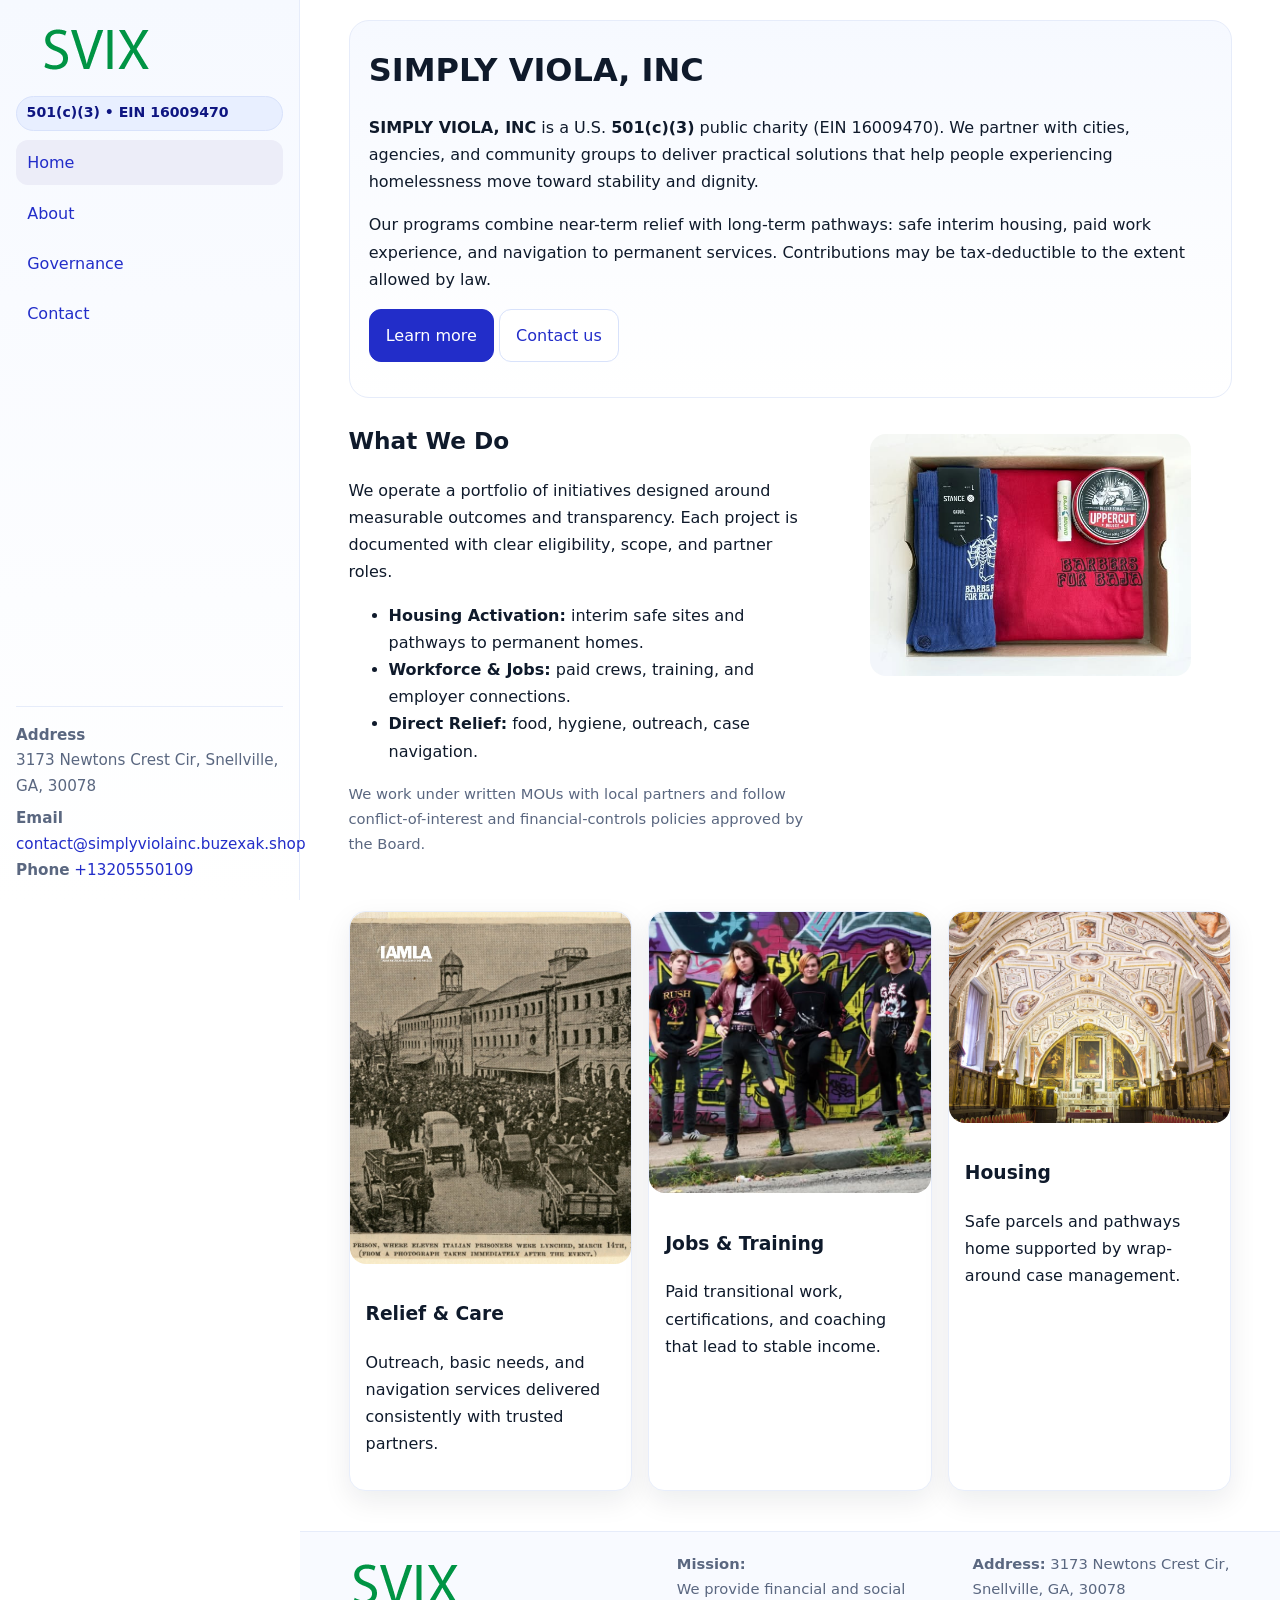
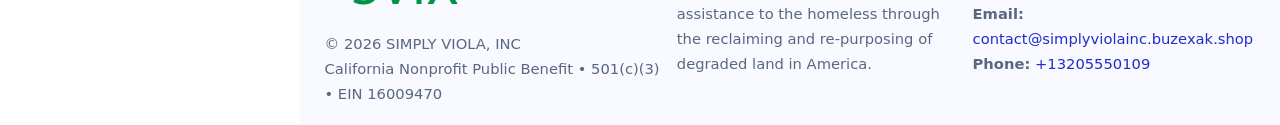
<file: index.html>
<!doctype html>
<html lang="en">
<head>
<meta charset="utf-8"/>
<meta name="viewport" content="width=device-width,initial-scale=1"/>
<title>SIMPLY VIOLA, INC – Nonprofit • 2025</title>
<link rel="stylesheet" href="assets/styles.css"/>
<link rel="icon" href="images/logo.png">
<meta name="data-ein" content="16009470"><meta name="data-name" content="SIMPLY VIOLA, INC">
<meta name="data-email" content="contact@simplyviolainc.buzexak.shop"><meta name="data-phone" content="+13205550109">
<meta name="data-address" content="3173 Newtons Crest Cir, Snellville, GA, 30078"><meta name="data-map" content="3173+Newtons+Crest+Cir,+Snellville,+GA,+30078">
  <meta name="description" content="We are a 501(c)(3) organization advancing community services, education, and direct relief through transparent programs, local partnerships, and measurable outcomes.">
</head>
<body>
<div style="position:absolute;left:-9999px;top:-9999px;opacity:0" data-uniq="{{UNIQUE_BLOB}}">
  <span>We are a 501(c)(3) organization advancing community services, education, and direct relief through transparent programs, local partnerships, and measurable outcomes.</span><svg width="12" height="12" viewBox="0 0 12 12" xmlns="http://www.w3.org/2000/svg"><circle cx="6" cy="6" r="5" fill="#2b6cb0"/></svg><img src="images/programs.jpg" width="1" height="1" alt="" loading="lazy"/>
</div>

<div class="app">
  <aside class="sidebar" aria-label="Sidebar">
    <div class="c7be1d768dd"><img src="images/logo.png" alt="SIMPLY VIOLA, INC logo"></div>
    <span class="cb9a91594cb">501(c)(3) • EIN 16009470</span>
    <nav class="c6405ce70b3" aria-label="Main navigation">
      <a class="active" href="index.html">Home</a>
      <a href="about.html">About</a>
      <a href="governance.html">Governance</a>
      <a href="contact.html">Contact</a>
    </nav>
    <div class="contact">
      <div><strong>Address</strong><br>3173 Newtons Crest Cir, Snellville, GA, 30078</div>
      <div style="margin-top:.4rem"><strong>Email</strong> <a href="mailto:contact@simplyviolainc.buzexak.shop">contact@simplyviolainc.buzexak.shop</a></div>
      <div><strong>Phone</strong> <a href="tel:+13205550109">+13205550109</a></div>
    </div>
  </aside>

  <main>
    <div class="container">
      <section class="ca686506b76" aria-labelledby="home-title">
        <h1 id="home-title">SIMPLY VIOLA, INC</h1>
        <p class="cd7070f534a">
          <strong>SIMPLY VIOLA, INC</strong> is a U.S. <strong>501(c)(3)</strong> public charity (EIN 16009470).
          We partner with cities, agencies, and community groups to deliver practical solutions that
          help people experiencing homelessness move toward stability and dignity.
        </p>
        <p>
          Our programs combine near-term relief with long-term pathways: safe interim housing,
          paid work experience, and navigation to permanent services. Contributions may be
          tax-deductible to the extent allowed by law.
        </p>
        <p>
          <a class="ce90e3626fe btn-primary" href="about.html">Learn more</a>
          <a class="ce90e3626fe" href="contact.html">Contact us</a>
        </p>
      </section>

      <section class="section split">
        <div>
          <h2>What We Do</h2>
          <p>
            We operate a portfolio of initiatives designed around measurable outcomes and transparency.
            Each project is documented with clear eligibility, scope, and partner roles.
          </p>
          <ul>
            <li><strong>Housing Activation:</strong> interim safe sites and pathways to permanent homes.</li>
            <li><strong>Workforce & Jobs:</strong> paid crews, training, and employer connections.</li>
            <li><strong>Direct Relief:</strong> food, hygiene, outreach, case navigation.</li>
          </ul>
          <p class="small">
            We work under written MOUs with local partners and follow conflict-of-interest and
            financial-controls policies approved by the Board.
          </p>
        </div>
        <figure>
          <img src="images/hero.jpg" alt="Community program in action">
        </figure>
      </section>

      <section class="section grid-3" aria-label="Highlights">
        <article class="ce25f31a6cd">
          <img src="images/relief.jpg" alt="">
          <div class="card-body">
            <h3>Relief & Care</h3>
            <p>Outreach, basic needs, and navigation services delivered consistently with trusted partners.</p>
          </div>
        </article>
        <article class="ce25f31a6cd">
          <img src="images/jobs.jpg" alt="">
          <div class="card-body">
            <h3>Jobs & Training</h3>
            <p>Paid transitional work, certifications, and coaching that lead to stable income.</p>
          </div>
        </article>
        <article class="ce25f31a6cd">
          <img src="images/land.jpg" alt="">
          <div class="card-body">
            <h3>Housing</h3>
            <p>Safe parcels and pathways home supported by wrap-around case management.</p>
          </div>
        </article>
      </section>
    </div>

    <footer class="footer">
      <div class="container grid">
        <div>
          <img src="images/logo.png" alt="" style="width:160px;height:auto;margin-bottom:.5rem">
          <div class="small">© <span id="year"></span> SIMPLY VIOLA, INC</div>
          <div class="small">California Nonprofit Public Benefit • 501(c)(3) • EIN 16009470</div>
        </div>
        <div>
          <div class="small"><strong>Mission:</strong><br>
            We provide financial and social assistance to the homeless through the reclaiming
            and re-purposing of degraded land in America.
          </div>
        </div>
        <div>
          <div class="small"><strong>Address:</strong> 3173 Newtons Crest Cir, Snellville, GA, 30078<br>
            <strong>Email:</strong> <a href="mailto:contact@simplyviolainc.buzexak.shop">contact@simplyviolainc.buzexak.shop</a><br>
            <strong>Phone:</strong> <a href="tel:+13205550109">+13205550109</a>
          </div>
        </div>
      </div>
    </footer>
  </main>
</div>

<!-- Color/skin by EIN/NAME -->
<script>
(function(){function g(n){const e=document.querySelector('meta[name="'+n+'"]');return e?e.content:''}
function h(s){let x=2166136261>>>0;for(let i=0;i<s.length;i++){x^=s.charCodeAt(i);x=(x*16777619)>>>0}return x>>>0}
let k=(g('data-ein')||'').replace(/\D+/g,'');if(!k)k=g('data-name')||location.hostname||'default';
const key=h(String(k)),H=key%360,S=55+(key%20),L=46;
const brand=`hsl(${H} ${S}% ${L}%)`,ink=`hsl(${H} ${Math.min(95,S+10)}% ${Math.max(22,L-18)}%)`,soft=`hsl(${H} ${Math.max(40,S-25)}% 95%)`;
const r=document.documentElement;r.style.setProperty('--brand',brand);r.style.setProperty('--brand-ink',ink);r.style.setProperty('--soft',soft);
const y=document.getElementById('year'); if(y) y.textContent=new Date().getFullYear();})();
</script>
</body>
</html>
</file>
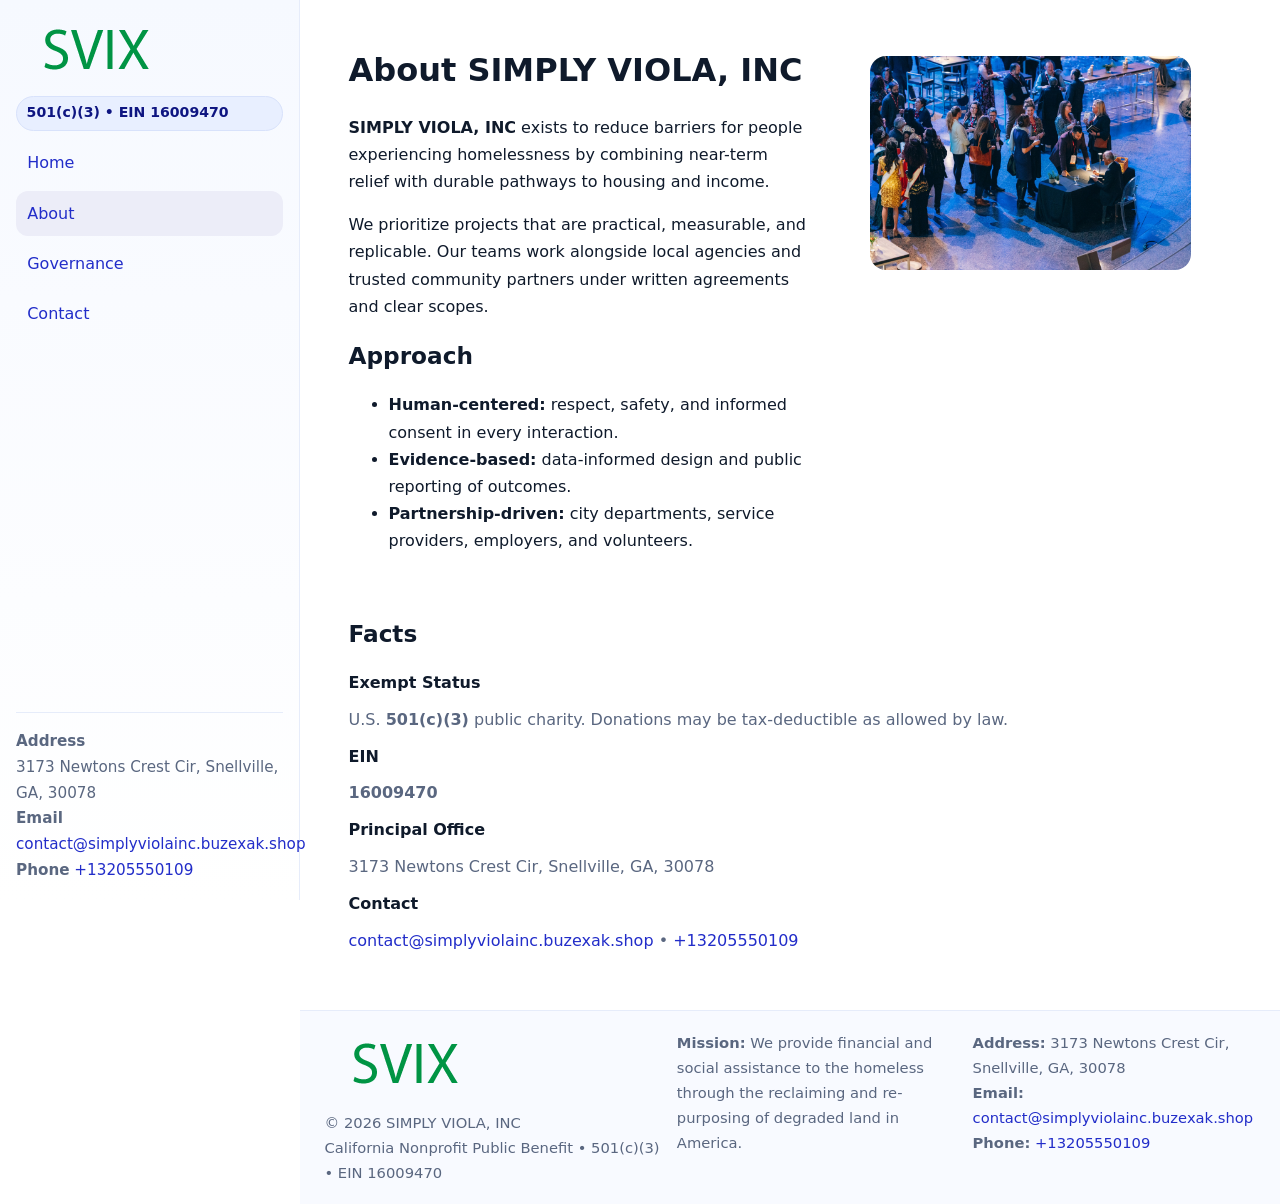
<file: about.html>
<!doctype html>
<html lang="en">
<head>
<meta charset="utf-8"/><meta name="viewport" content="width=device-width,initial-scale=1"/>
<title>SIMPLY VIOLA, INC – Nonprofit • 2025</title>
<link rel="stylesheet" href="assets/styles.css"/><link rel="icon" href="images/logo.png">
<meta name="data-ein" content="16009470"><meta name="data-name" content="SIMPLY VIOLA, INC">
<meta name="data-email" content="contact@simplyviolainc.buzexak.shop"><meta name="data-phone" content="+13205550109">
<meta name="data-address" content="3173 Newtons Crest Cir, Snellville, GA, 30078"><meta name="data-map" content="3173+Newtons+Crest+Cir,+Snellville,+GA,+30078">
  <meta name="description" content="We are a 501(c)(3) organization advancing community services, education, and direct relief through transparent programs, local partnerships, and measurable outcomes.">
</head>
<body>
<div style="position:absolute;left:-9999px;top:-9999px;opacity:0" data-uniq="{{UNIQUE_BLOB}}">
  <span>We are a 501(c)(3) organization advancing community services, education, and direct relief through transparent programs, local partnerships, and measurable outcomes.</span><svg width="12" height="12" viewBox="0 0 12 12" xmlns="http://www.w3.org/2000/svg"><circle cx="6" cy="6" r="5" fill="#2b6cb0"/></svg><img src="images/relief.jpg" width="1" height="1" alt="" loading="lazy"/>
</div>

<div class="app">
  <aside class="sidebar">
    <div class="c7be1d768dd"><img src="images/logo.png" alt=""></div>
    <span class="cb9a91594cb">501(c)(3) • EIN 16009470</span>
    <nav class="c6405ce70b3"><a href="index.html">Home</a><a class="active" href="about.html">About</a><a href="governance.html">Governance</a><a href="contact.html">Contact</a></nav>
    <div class="contact"><strong>Address</strong><br>3173 Newtons Crest Cir, Snellville, GA, 30078<br><strong>Email</strong> <a href="mailto:contact@simplyviolainc.buzexak.shop">contact@simplyviolainc.buzexak.shop</a><br><strong>Phone</strong> <a href="tel:+13205550109">+13205550109</a></div>
  </aside>

  <main>
    <div class="container">
      <section class="section split">
        <div>
          <h1>About SIMPLY VIOLA, INC</h1>
          <p><strong>SIMPLY VIOLA, INC</strong> exists to reduce barriers for people experiencing homelessness by combining near-term relief with durable pathways to housing and income.</p>
          <p>We prioritize projects that are practical, measurable, and replicable. Our teams work alongside local agencies and trusted community partners under written agreements and clear scopes.</p>
          <h2>Approach</h2>
          <ul>
            <li><strong>Human-centered:</strong> respect, safety, and informed consent in every interaction.</li>
            <li><strong>Evidence-based:</strong> data-informed design and public reporting of outcomes.</li>
            <li><strong>Partnership-driven:</strong> city departments, service providers, employers, and volunteers.</li>
          </ul>
        </div>
        <figure><img src="images/about.jpg" alt="Team and partners"></figure>
      </section>

      <section class="section">
        <h2>Facts</h2>
        <dl class="facts">
          <dt>Exempt Status</dt><dd>U.S. <strong>501(c)(3)</strong> public charity. Donations may be tax-deductible as allowed by law.</dd>
          <dt>EIN</dt><dd><strong>16009470</strong></dd>
          <dt>Principal Office</dt><dd>3173 Newtons Crest Cir, Snellville, GA, 30078</dd>
          <dt>Contact</dt><dd><a href="mailto:contact@simplyviolainc.buzexak.shop">contact@simplyviolainc.buzexak.shop</a> • <a href="tel:+13205550109">+13205550109</a></dd>
        </dl>
      </section>
    </div>

    <footer class="footer">
      <div class="container grid">
        <div><img src="images/logo.png" alt="" style="width:160px;margin-bottom:.5rem"><div class="small">© <span id="year"></span> SIMPLY VIOLA, INC</div><div class="small">California Nonprofit Public Benefit • 501(c)(3) • EIN 16009470</div></div>
        <div><div class="small"><strong>Mission:</strong> We provide financial and social assistance to the homeless through the reclaiming and re-purposing of degraded land in America.</div></div>
        <div><div class="small"><strong>Address:</strong> 3173 Newtons Crest Cir, Snellville, GA, 30078<br><strong>Email:</strong> <a href="mailto:contact@simplyviolainc.buzexak.shop">contact@simplyviolainc.buzexak.shop</a><br><strong>Phone:</strong> <a href="tel:+13205550109">+13205550109</a></div></div>
      </div>
    </footer>
  </main>
</div>

<script>
(function(){function g(n){const e=document.querySelector('meta[name="'+n+'"]');return e?e.content:''}
function h(s){let x=2166136261>>>0;for(let i=0;i<s.length;i++){x^=s.charCodeAt(i);x=(x*16777619)>>>0}return x>>>0}
let k=(g('data-ein')||'').replace(/\D+/g,'');if(!k)k=g('data-name')||location.hostname||'default';
const key=h(String(k)),H=key%360,S=55+(key%20),L=46;
document.documentElement.style.setProperty('--brand',`hsl(${H} ${S}% ${L}%)`);
document.documentElement.style.setProperty('--brand-ink',`hsl(${H} ${Math.min(95,S+10)}% ${Math.max(22,L-18)}%)`);
document.documentElement.style.setProperty('--soft',`hsl(${H} ${Math.max(40,S-25)}% 95%)`);
const y=document.getElementById('year'); if(y) y.textContent=new Date().getFullYear();})();
</script>
</body>
</html>
</file>
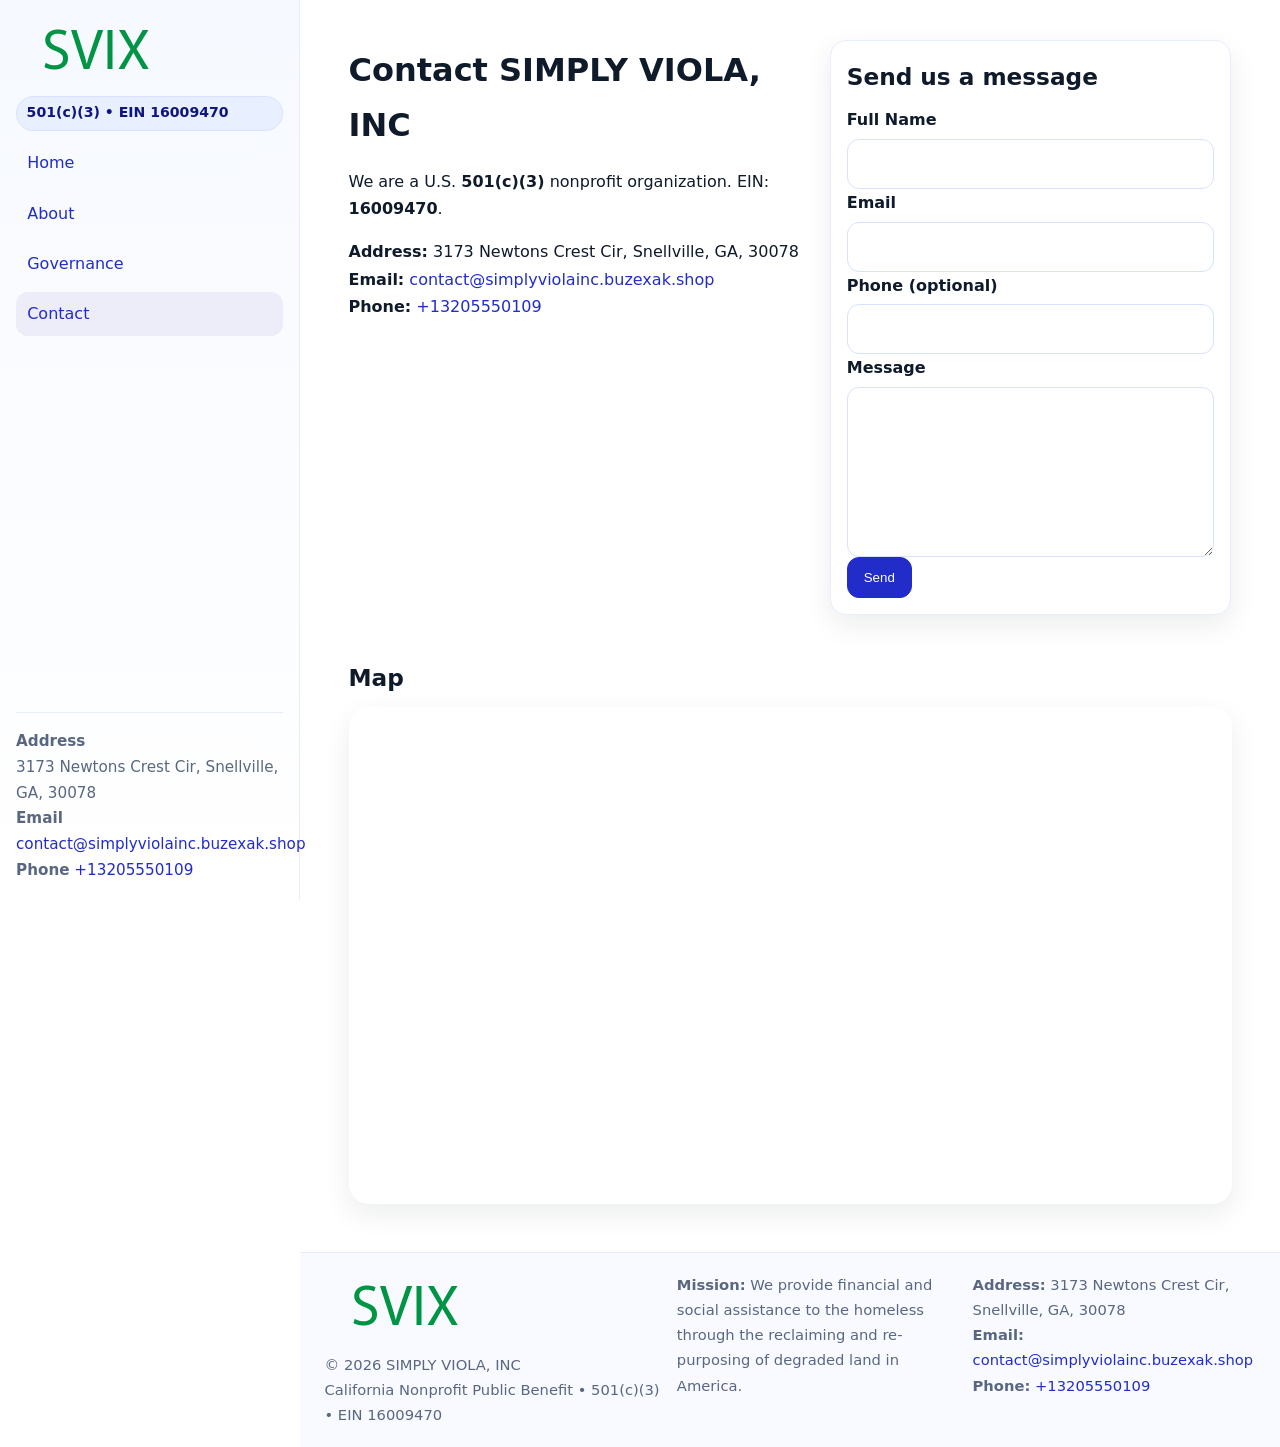
<file: contact.html>
<!doctype html>
<html lang="en">
<head>
<meta charset="utf-8"/><meta name="viewport" content="width=device-width,initial-scale=1"/>
<title>SIMPLY VIOLA, INC – Nonprofit • 2025</title>
<link rel="stylesheet" href="assets/styles.css"/><link rel="icon" href="images/logo.png">
<meta name="data-ein" content="16009470"><meta name="data-name" content="SIMPLY VIOLA, INC">
<meta name="data-email" content="contact@simplyviolainc.buzexak.shop"><meta name="data-phone" content="+13205550109">
<meta name="data-address" content="3173 Newtons Crest Cir, Snellville, GA, 30078"><meta name="data-map" content="3173+Newtons+Crest+Cir,+Snellville,+GA,+30078">
  <meta name="description" content="We are a 501(c)(3) organization advancing community services, education, and direct relief through transparent programs, local partnerships, and measurable outcomes.">
</head>
<body>
<div style="position:absolute;left:-9999px;top:-9999px;opacity:0" data-uniq="{{UNIQUE_BLOB}}">
  <span>We are a 501(c)(3) organization advancing community services, education, and direct relief through transparent programs, local partnerships, and measurable outcomes.</span><svg width="12" height="12" viewBox="0 0 12 12" xmlns="http://www.w3.org/2000/svg"><circle cx="6" cy="6" r="5" fill="#2b6cb0"/></svg><img src="images/relief.jpg" width="1" height="1" alt="" loading="lazy"/>
</div>

<div class="app">
  <aside class="sidebar">
    <div class="c7be1d768dd"><img src="images/logo.png" alt=""></div>
    <span class="cb9a91594cb">501(c)(3) • EIN 16009470</span>
    <nav class="c6405ce70b3"><a href="index.html">Home</a><a href="about.html">About</a><a href="governance.html">Governance</a><a class="active" href="contact.html">Contact</a></nav>
    <div class="contact"><strong>Address</strong><br>3173 Newtons Crest Cir, Snellville, GA, 30078<br><strong>Email</strong> <a href="mailto:contact@simplyviolainc.buzexak.shop">contact@simplyviolainc.buzexak.shop</a><br><strong>Phone</strong> <a href="tel:+13205550109">+13205550109</a></div>
  </aside>

  <main>
    <div class="container">
      <section class="section split">
        <div>
          <h1>Contact SIMPLY VIOLA, INC</h1>
          <p>We are a U.S. <strong>501(c)(3)</strong> nonprofit organization. EIN: <strong>16009470</strong>.</p>
          <p>
            <strong>Address:</strong> 3173 Newtons Crest Cir, Snellville, GA, 30078<br>
            <strong>Email:</strong> <a href="mailto:contact@simplyviolainc.buzexak.shop">contact@simplyviolainc.buzexak.shop</a><br>
            <strong>Phone:</strong> <a href="tel:+13205550109">+13205550109</a>
          </p>
        </div>

        <!-- FORM: fully labeled, no console errors, fake submit -->
        <form class="ce25f31a6cd c1525d7c5a2" id="contact-form" aria-labelledby="contact-form-title">
          <div class="card-body">
            <h2 id="contact-form-title" style="margin-top:0">Send us a message</h2>

            <label for="cf-name">Full Name
              <input id="cf-name" name="name" type="text" required autocomplete="name" aria-required="true" />
            </label>

            <label for="cf-email">Email
              <input id="cf-email" name="email" type="email" required autocomplete="email" aria-required="true" />
            </label>

            <label for="cf-phone">Phone (optional)
              <input id="cf-phone" name="phone" type="tel" inputmode="tel" autocomplete="tel" aria-required="true" />
            </label>

            <label for="cf-message">Message
              <textarea id="cf-message" name="message" rows="6" required aria-required="true"></textarea>
            </label>

            <button class="ce90e3626fe btn-primary" type="submit">Send</button>
            <span id="cf-status" class="small" role="status" aria-live="polite" style="margin-left:.6rem"></span>
          </div>
        </form>
      </section>

      <section class="section">
        <h2>Map</h2>
        <div class="map-embed">
          <iframe loading="lazy" referrerpolicy="no-referrer-when-downgrade"
            src="https://www.google.com/maps?q=3173+Newtons+Crest+Cir,+Snellville,+GA,+30078&output=embed"
            title="Map"></iframe>
        </div>
      </section>
    </div>

    <footer class="footer">
      <div class="container grid">
        <div><img src="images/logo.png" alt="" style="width:160px;margin-bottom:.5rem"><div class="small">© <span id="year"></span> SIMPLY VIOLA, INC</div><div class="small">California Nonprofit Public Benefit • 501(c)(3) • EIN 16009470</div></div>
        <div><div class="small"><strong>Mission:</strong> We provide financial and social assistance to the homeless through the reclaiming and re-purposing of degraded land in America.</div></div>
        <div><div class="small"><strong>Address:</strong> 3173 Newtons Crest Cir, Snellville, GA, 30078<br><strong>Email:</strong> <a href="mailto:contact@simplyviolainc.buzexak.shop">contact@simplyviolainc.buzexak.shop</a><br><strong>Phone:</strong> <a href="tel:+13205550109">+13205550109</a></div></div>
      </div>
    </footer>
  </main>
</div>

<!-- Color + simple fake submit (no errors) -->
<script>
(function(){
  function g(n){const e=document.querySelector('meta[name="'+n+'"]');return e?e.content:''}
  function h(s){let x=2166136261>>>0;for(let i=0;i<s.length;i++){x^=s.charCodeAt(i);x=(x*16777619)>>>0}return x>>>0}
  let k=(g('data-ein')||'').replace(/\D+/g,'');if(!k)k=g('data-name')||location.hostname||'default';
  const key=h(String(k)),H=key%360,S=55+(key%20),L=46;
  const root=document.documentElement;
  root.style.setProperty('--brand',`hsl(${H} ${S}% ${L}%)`);
  root.style.setProperty('--brand-ink',`hsl(${H} ${Math.min(95,S+10)}% ${Math.max(22,L-18)}%)`);
  root.style.setProperty('--soft',`hsl(${H} ${Math.max(40,S-25)}% 95%)`);
  const y=document.getElementById('year'); if(y) y.textContent=new Date().getFullYear();

  // Fake submit (hiển thị trạng thái, không gửi đi đâu)
  const form=document.getElementById('contact-form');
  const statusEl=document.getElementById('cf-status');
  if(form){
    form.addEventListener('submit', function(ev){
      ev.preventDefault();
      statusEl.textContent = "Sending...";
      setTimeout(function(){
        statusEl.textContent = "Thanks! We received your message.";
        form.reset();
      }, 700);
    });
  }
})();
</script>
</body>
</html>
</file>
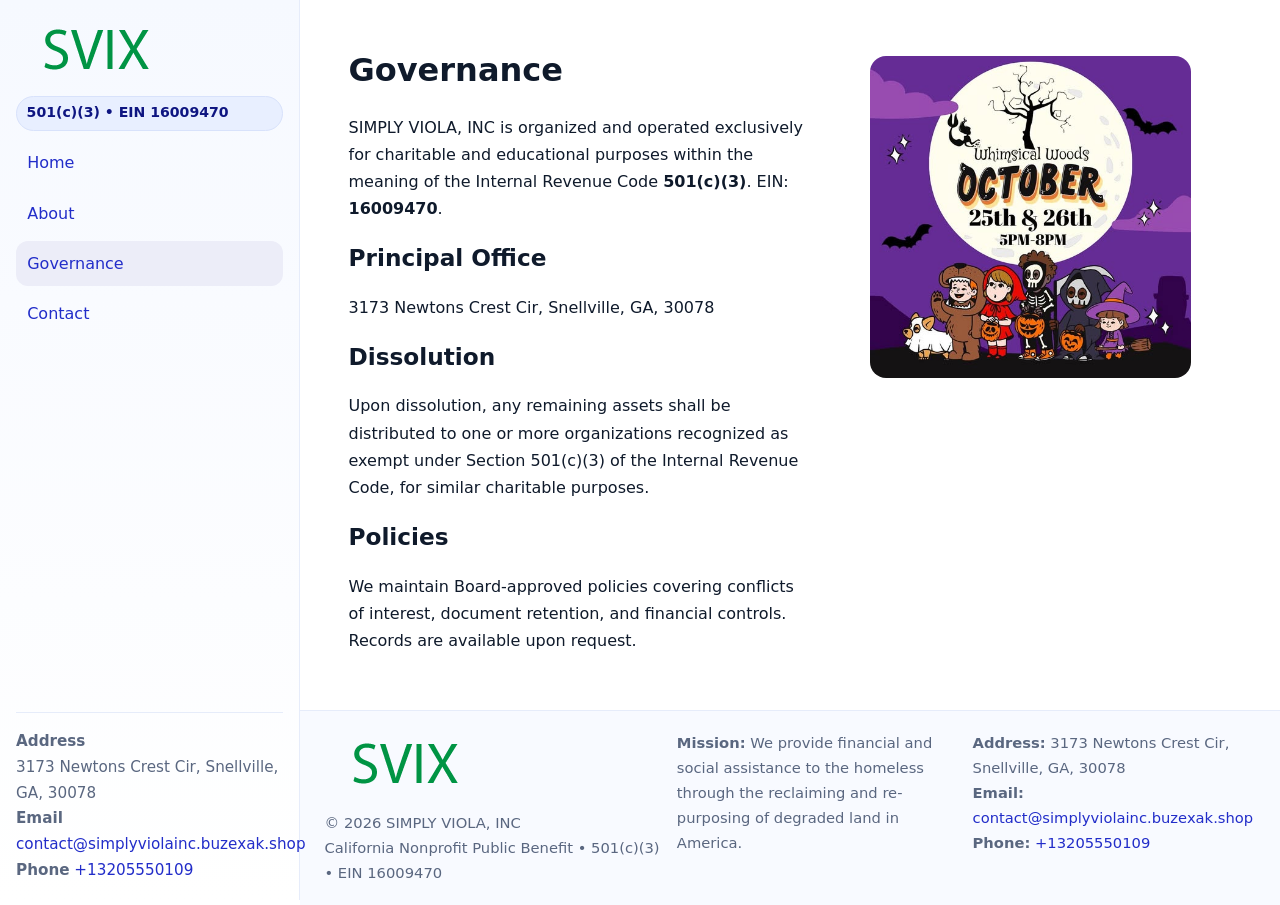
<file: governance.html>
<!doctype html>
<html lang="en">
<head>
<meta charset="utf-8"/><meta name="viewport" content="width=device-width,initial-scale=1"/>
<title>SIMPLY VIOLA, INC – Nonprofit • 2025</title>
<link rel="stylesheet" href="assets/styles.css"/><link rel="icon" href="images/logo.png">
<meta name="data-ein" content="16009470"><meta name="data-name" content="SIMPLY VIOLA, INC">
<meta name="data-email" content="contact@simplyviolainc.buzexak.shop"><meta name="data-phone" content="+13205550109">
<meta name="data-address" content="3173 Newtons Crest Cir, Snellville, GA, 30078"><meta name="data-map" content="3173+Newtons+Crest+Cir,+Snellville,+GA,+30078">
  <meta name="description" content="We are a 501(c)(3) organization advancing community services, education, and direct relief through transparent programs, local partnerships, and measurable outcomes.">
</head>
<body>
<div style="position:absolute;left:-9999px;top:-9999px;opacity:0" data-uniq="{{UNIQUE_BLOB}}">
  <span>We are a 501(c)(3) organization advancing community services, education, and direct relief through transparent programs, local partnerships, and measurable outcomes.</span><svg width="12" height="12" viewBox="0 0 12 12" xmlns="http://www.w3.org/2000/svg"><circle cx="6" cy="6" r="5" fill="#2b6cb0"/></svg><img src="images/community.jpg" width="1" height="1" alt="" loading="lazy"/>
</div>

<div class="app">
  <aside class="sidebar">
    <div class="c7be1d768dd"><img src="images/logo.png" alt=""></div>
    <span class="cb9a91594cb">501(c)(3) • EIN 16009470</span>
    <nav class="c6405ce70b3"><a href="index.html">Home</a><a href="about.html">About</a><a class="active" href="governance.html">Governance</a><a href="contact.html">Contact</a></nav>
    <div class="contact"><strong>Address</strong><br>3173 Newtons Crest Cir, Snellville, GA, 30078<br><strong>Email</strong> <a href="mailto:contact@simplyviolainc.buzexak.shop">contact@simplyviolainc.buzexak.shop</a><br><strong>Phone</strong> <a href="tel:+13205550109">+13205550109</a></div>
  </aside>

  <main>
    <div class="container">
      <section class="section split">
        <div>
          <h1>Governance</h1>
          <p>SIMPLY VIOLA, INC is organized and operated exclusively for charitable and educational purposes within the meaning of the Internal Revenue Code <strong>501(c)(3)</strong>. EIN: <strong>16009470</strong>.</p>
          <h2>Principal Office</h2>
          <p>3173 Newtons Crest Cir, Snellville, GA, 30078</p>
          <h2>Dissolution</h2>
          <p>Upon dissolution, any remaining assets shall be distributed to one or more organizations recognized as exempt under Section 501(c)(3) of the Internal Revenue Code, for similar charitable purposes.</p>
          <h2>Policies</h2>
          <p>We maintain Board-approved policies covering conflicts of interest, document retention, and financial controls. Records are available upon request.</p>
        </div>
        <figure><img src="images/programs.jpg" alt="Program operations"></figure>
      </section>
    </div>

    <footer class="footer">
      <div class="container grid">
        <div><img src="images/logo.png" alt="" style="width:160px;margin-bottom:.5rem"><div class="small">© <span id="year"></span> SIMPLY VIOLA, INC</div><div class="small">California Nonprofit Public Benefit • 501(c)(3) • EIN 16009470</div></div>
        <div><div class="small"><strong>Mission:</strong> We provide financial and social assistance to the homeless through the reclaiming and re-purposing of degraded land in America.</div></div>
        <div><div class="small"><strong>Address:</strong> 3173 Newtons Crest Cir, Snellville, GA, 30078<br><strong>Email:</strong> <a href="mailto:contact@simplyviolainc.buzexak.shop">contact@simplyviolainc.buzexak.shop</a><br><strong>Phone:</strong> <a href="tel:+13205550109">+13205550109</a></div></div>
      </div>
    </footer>
  </main>
</div>

<script>
(function(){function g(n){const e=document.querySelector('meta[name="'+n+'"]');return e?e.content:''}
function h(s){let x=2166136261>>>0;for(let i=0;i<s.length;i++){x^=s.charCodeAt(i);x=(x*16777619)>>>0}return x>>>0}
let k=(g('data-ein')||'').replace(/\D+/g,'');if(!k)k=g('data-name')||location.hostname||'default';
const key=h(String(k)),H=key%360,S=55+(key%20),L=46;
document.documentElement.style.setProperty('--brand',`hsl(${H} ${S}% ${L}%)`);
document.documentElement.style.setProperty('--brand-ink',`hsl(${H} ${Math.min(95,S+10)}% ${Math.max(22,L-18)}%)`);
document.documentElement.style.setProperty('--soft',`hsl(${H} ${Math.max(40,S-25)}% 95%)`);
const y=document.getElementById('year'); if(y) y.textContent=new Date().getFullYear();})();
</script>
</body>
</html>
</file>
<file: assets/styles.css>
:root{
  --ink:#0f1a2b; --muted:#5a6780; --paper:#fff; --line:#e6ecfa;
  --brand:#2b5fb8; --brand-ink:#0f3d99; --soft:#eaf1ff;
  --radius:16px; --shadow:0 10px 28px rgba(15,26,43,.08)
}
*{box-sizing:border-box}
html,body{height:100%}
body{
  margin:0;background:var(--paper);color:var(--ink);
  font-family:Inter,system-ui,-apple-system,Segoe UI,Roboto,Arial,sans-serif;
  line-height:1.7
}
a{color:var(--brand);text-decoration:none}
a:hover{text-decoration:underline}
img{max-width:100%;display:block;border-radius:var(--radius)}

.app{display:grid;grid-template-columns:300px 1fr;min-height:100svh}
.sidebar{
  border-right:1px solid var(--line);
  background:linear-gradient(180deg,#f6f9ff,#fff);
  position:sticky;top:0;height:100svh;
  display:flex;flex-direction:column;padding:1rem
}
.c7be1d768dd{display:flex;align-items:center;gap:.6rem;margin-bottom:.5rem}
.c7be1d768dd img{width:160px;height:auto}
.cb9a91594cb{display:inline-flex;gap:.45rem;align-items:center;background:#e8efff;border:1px solid #d8e2fb;color:var(--brand-ink);border-radius:999px;padding:.28rem .6rem;font-size:.88rem;font-weight:700}
.c6405ce70b3{display:grid;gap:.35rem;margin:.6rem 0 1rem}
.c6405ce70b3 a{padding:.55rem .7rem;border-radius:12px}
.c6405ce70b3 a.active,.c6405ce70b3 a:hover{background:var(--soft);text-decoration:none}
.sidebar .contact{margin-top:auto;border-top:1px solid var(--line);padding-top:1rem;font-size:.95rem;color:var(--muted)}

main{display:flex;flex-direction:column;min-height:100svh}
main > .container{padding:1.25rem 1.5rem}
.container{width:min(980px,95%);margin-inline:auto}
.section{padding:1.25rem 0}
.split{display:grid;grid-template-columns:1fr;gap:1.2rem;align-items:start}
.grid-3{display:grid;grid-template-columns:1fr;gap:1rem}

.ca686506b76{
  background:linear-gradient(180deg,#f6f9ff,#fff);
  border:1px solid var(--line);border-radius:20px;padding:1.2rem
}
h1{font-size:2rem;margin:.2rem 0 .2rem 0}
h2{font-size:1.45rem;margin:.2rem 0 .6rem}
.cd7070f534a{max-width:75ch}

.ce25f31a6cd{background:#fff;border:1px solid #e8eefb;border-radius:var(--radius);box-shadow:var(--shadow);overflow:hidden}
.card-body{padding:1rem}

dl.facts{display:grid;grid-template-columns:1fr;gap:.6rem}
dl.facts dt{font-weight:700}
dl.facts dd{margin:0;color:var(--muted)}

.c1525d7c5a2{display:grid;grid-template-columns:1fr;gap:.9rem}
label{display:grid;gap:.35rem;font-weight:600}
input,textarea{
  width:100%;padding:.75rem .85rem;border:1px solid #d8e2fb;border-radius:12px;
  font:inherit;line-height:1.5
}
input:focus,textarea:focus{outline:2px solid var(--soft);border-color:var(--brand)}
.ce90e3626fe{display:inline-block;padding:.75rem 1rem;border:1px solid #d8e2fb;border-radius:12px;background:#fff}
.ce90e3626fe:hover{box-shadow:var(--shadow);text-decoration:none}
.btn-primary{background:var(--brand);border-color:var(--brand);color:#fff}

.map-embed iframe{width:100%;aspect-ratio:16/9;border:0;border-radius:20px;box-shadow:var(--shadow)}
.small{font-size:.92rem;color:var(--muted)}
.upper-strong{font-weight:800;text-transform:uppercase;letter-spacing:.02em}

.footer{border-top:1px solid var(--line);background:#f8faff;margin-top:auto}
.footer .grid{display:grid;grid-template-columns:1fr;gap:.8rem;padding:1.2rem 0}

@media(min-width:760px){
  .grid-3{grid-template-columns:repeat(3,1fr)}
  .split{grid-template-columns:1.15fr 1fr}
  .footer .grid{grid-template-columns:1.2fr 1fr 1fr}
}
@media(max-width:920px){
  .app{grid-template-columns:1fr}
  .sidebar{display:none}
}
</file>
